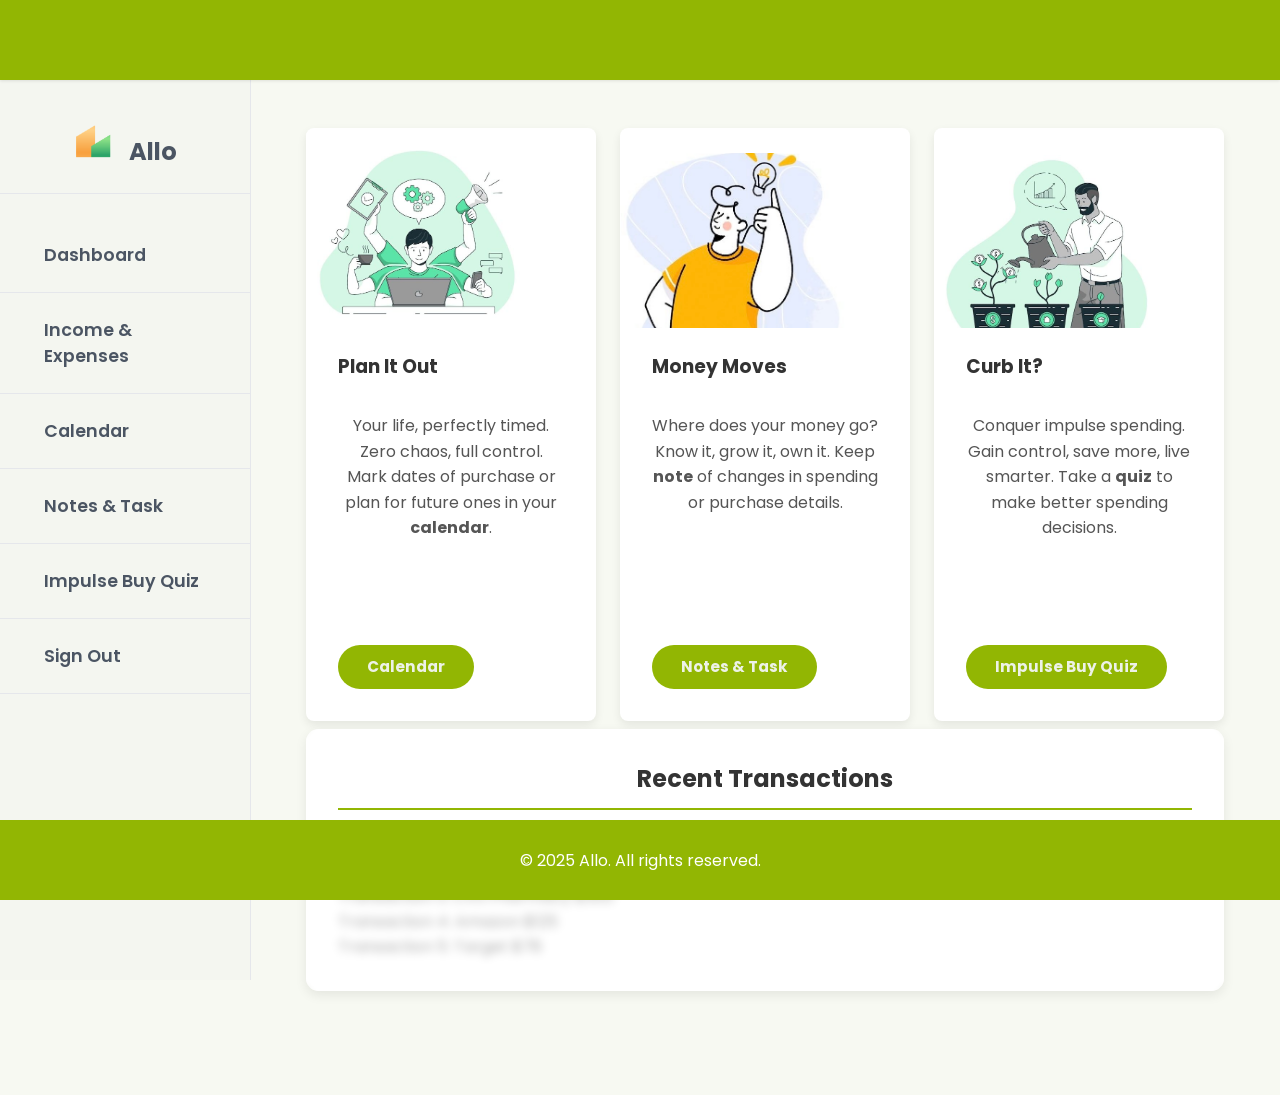
<file: Full Website Test/Login Form/index.html>
<!DOCTYPE html>
<html lang="en">
<head>
  <meta charset="UTF-8">
  <meta name="viewport" content="width=device-width, initial-scale=1.0">
  <title>Dashboard - Home</title>
  <link rel="icon" href="/Full Website Test/Landing page/resources/color logo.png">
  <link rel="stylesheet" href="/Full Website Test/Dashboard/styles.css">
</head>
<body>

  <div class="left-sidebar">
    <div class="nav-header">
      <a href="/Full Website Test/Login Form/index.html" class="logo-link">
        <img src="/Full Website Test/Landing page/resources/color logo.png" alt="Allo Logo" class="sidebar-logo-icon">
        <span class="logo">Allo</span>
      </a>
    </div>

    <ul class="nav-items">
      <li><a href="/Full Website Test/Login Form/index.html"><span>Dashboard</span></a></li>
      <li><a href="/Full Website Test/Income Tracker/index.html"><span>Income & Expenses</span></a></li>
      <li><a href="/Full Website Test/Calender/index.html"><span>Calendar</span></a></li>
      <li><a href="/Full Website Test/Notes/notes.html"><span>Notes & Task</span></a></li>
      <li><a href="/Full Website Test/Impulse Buy Quiz/impBuy.html"><span>Impulse Buy Quiz</span></a></li>
      <li><a href="/Full Website Test/Login Form/login.html" class="sign-out-button"><span>Sign Out</span></a></li>
    </ul>
  </div>

  <div class="main-content">

    <header class="site-header">
    </header>

    <section class="featured-content">
      <div class="card">
        <div class="card-image">
          <img src="/Full Website Test/Dashboard/resources/Green Planning Icon.JPG" alt="Calendar Planning" class="feature-image">
        </div>
        <h3>Plan It Out</h3>
        <p>Your life, perfectly timed. Zero chaos, full control. Mark dates of purchase or plan for future ones in your <b>calendar</b>.</p>
        <a href="/Full Website Test/Calender/index.html"><button class="card-button"><b>Calendar</b></button></a>
      </div>

      <div class="card">
        <div class="card-image">
          <img src="/Full Website Test/Dashboard/resources/Orange Icon.jpg" alt="Financial Growth" class="feature-image">
        </div>
        <h3>Money Moves</h3>
        <p>Where does your money go? Know it, grow it, own it. Keep <b>note</b> of changes in spending or purchase details.</p>
        <a href="/Full Website Test/Notes/notes.html"><button class="card-button"><b>Notes & Task</b></button></a>
      </div>

      <div class="card">
        <div class="card-image">
          <img src="/Full Website Test/Dashboard/resources/Green Plant Icon.JPG" alt="Smart Decisions" class="feature-image">
        </div>
        <h3>Curb It?</h3>
        <p>Conquer impulse spending. Gain control, save more, live smarter. Take a <b>quiz</b> to make better spending decisions.</p>
        <a href="/Full Website Test/Impulse Buy Quiz/impBuy.html"><button class="card-button"><b>Impulse Buy Quiz</b></button></a>
      </div>
    </section>

    <section class="recent-transactions">
      <h2>Recent Transactions</h2>
      <div class="transaction-overlay">
        <a href="/Full Website Test/Income Tracker/index.html">
          <button class="view-all-button">View Full Transactions</button>
        </a>
      </div>

      <!--These are all blurred out, so the user won't even see it, but they act as placeholders-->
      <div class="transaction-preview">
        <div class="transaction">
          <span>Transaction 1: Hibbets Sports</span>
          <span>$200</span>
        </div>
        <div class="transaction">
          <span>Transaction 2: Walmart</span>
          <span>$150</span>
        </div>
        <div class="transaction">
          <span>Transaction 3: CVS Pharmacy</span>
          <span>$300</span>
        </div>
        <div class="transaction">
          <span>Transaction 4: Amazon</span>
          <span>$125</span>
        </div>
        <div class="transaction">
          <span>Transaction 5: Target</span>
          <span>$78</span>
        </div>
      </div>
    </section>

  </div>

  <footer class="footer">
    <p>© 2025 Allo. All rights reserved.</p>
  </footer>
  
  <script src="/Full Website Test/Landing page/auth-utils.js"></script>

</body>
</html>
</file>
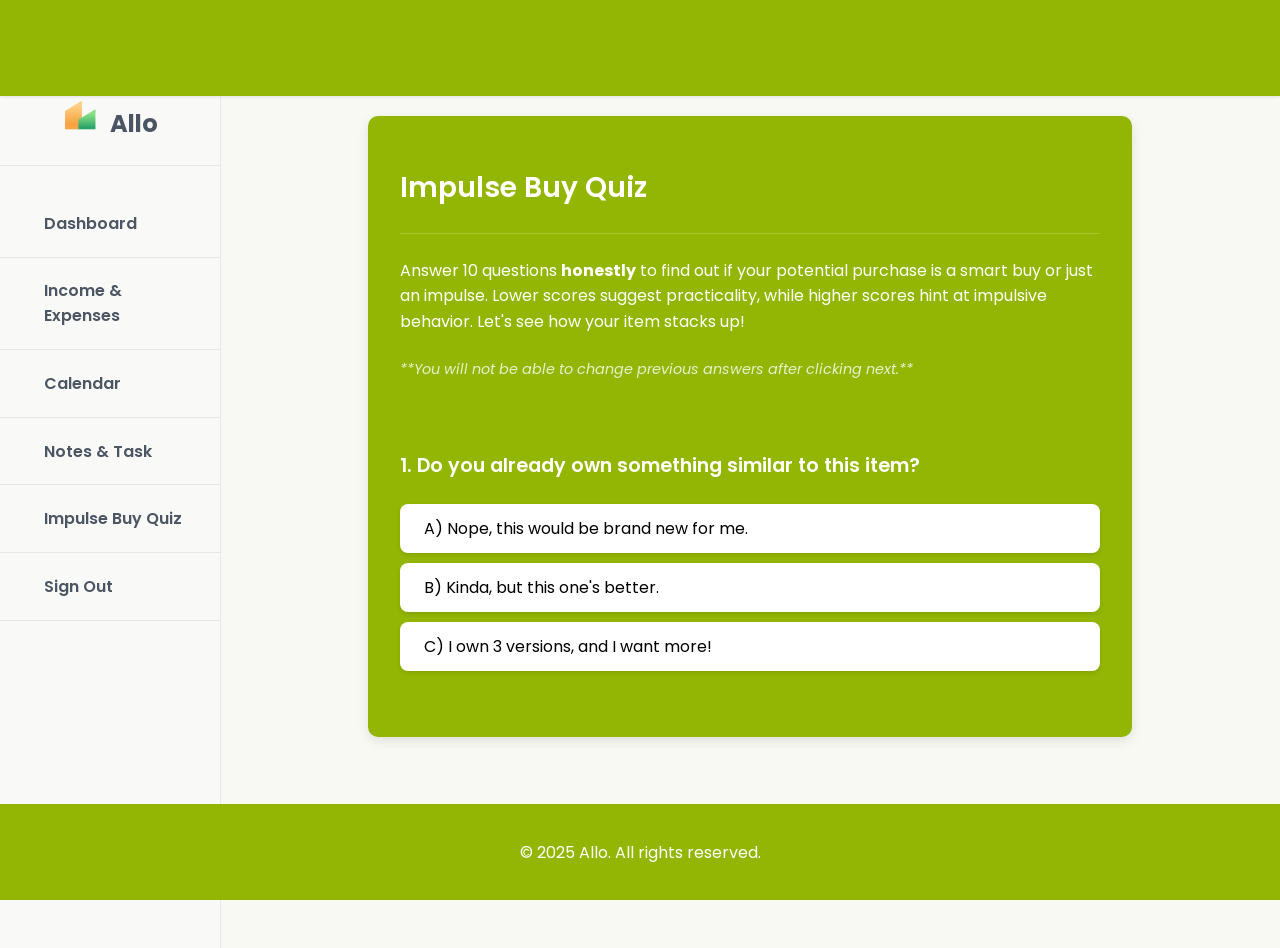
<file: Full Website Test/Impulse Buy Quiz/impBuy.html>
<!DOCTYPE html>
<html lang="en">
<head>
  <meta charset="UTF-8">
  <meta name="viewport" content="width=device-width, initial-scale=1.0">
  <title>Impulse Buy Quiz - Allo</title>
  <link rel="icon" href="/Full Website Test/Landing page/resources/color logo.png">
  <link rel="stylesheet" href="/Full Website Test/Dashboard/styles.css">
  <link rel="stylesheet" href="impBuy.css">
</head>
<body>
  <header class="site-header">
  </header>

  <div class="left-sidebar">
    <div class="nav-header">
      <a href="/Full Website Test/Login Form/index.html" class="logo-link">
        <img src="/Full Website Test/Landing page/resources/color logo.png" alt="Allo Logo" class="sidebar-logo-icon">
        <span class="logo">Allo</span>
      </a>
    </div>
    <ul class="nav-items">
      <li><a href="/Full Website Test/Login Form/index.html"><span>Dashboard</span></a></li>
      <li><a href="/Full Website Test/Income Tracker/index.html"><span>Income & Expenses</span></a></li>
      <li><a href="/Full Website Test/Calender/index.html"><span>Calendar</span></a></li>
      <li><a href="/Full Website Test/Notes/notes.html"><span>Notes & Task</span></a></li>
      <li><a href="/Full Website Test/Impulse Buy Quiz/impBuy.html"><span>Impulse Buy Quiz</span></a></li>
      <li><a href="/Full Website Test/Login Form/login.html" class="sign-out-button"><span>Sign Out</span></a></li>
    </ul>
  </div>

  <div class="main-content">
    <div class="content-wrapper">
      <div class="frame">
        <h1>Impulse Buy Quiz</h1>
        <p class="intro-text">Answer 10 questions <b>honestly</b> to find out if your potential purchase is a smart buy or just an impulse. Lower scores suggest practicality, while higher scores hint at impulsive behavior. Let's see how your item stacks up!</p>
        <p class="note-text">**You will not be able to change previous answers after clicking next.**</p>

        <div class="quiz">
          <h2 id="question">Loading question...</h2>
          <div id="answer-buttons"></div>
          <button id="next-btn" class="btn">Next</button>
        </div>
      </div>
    </div>
  </div>

  <footer class="footer">
    <p>© 2025 Allo. All rights reserved.</p>
  </footer>

  <script src="impBuy.js"></script>
  <script src="/Full Website Test/Landing page/auth-utils.js"></script>
</body>
</html>
</file>
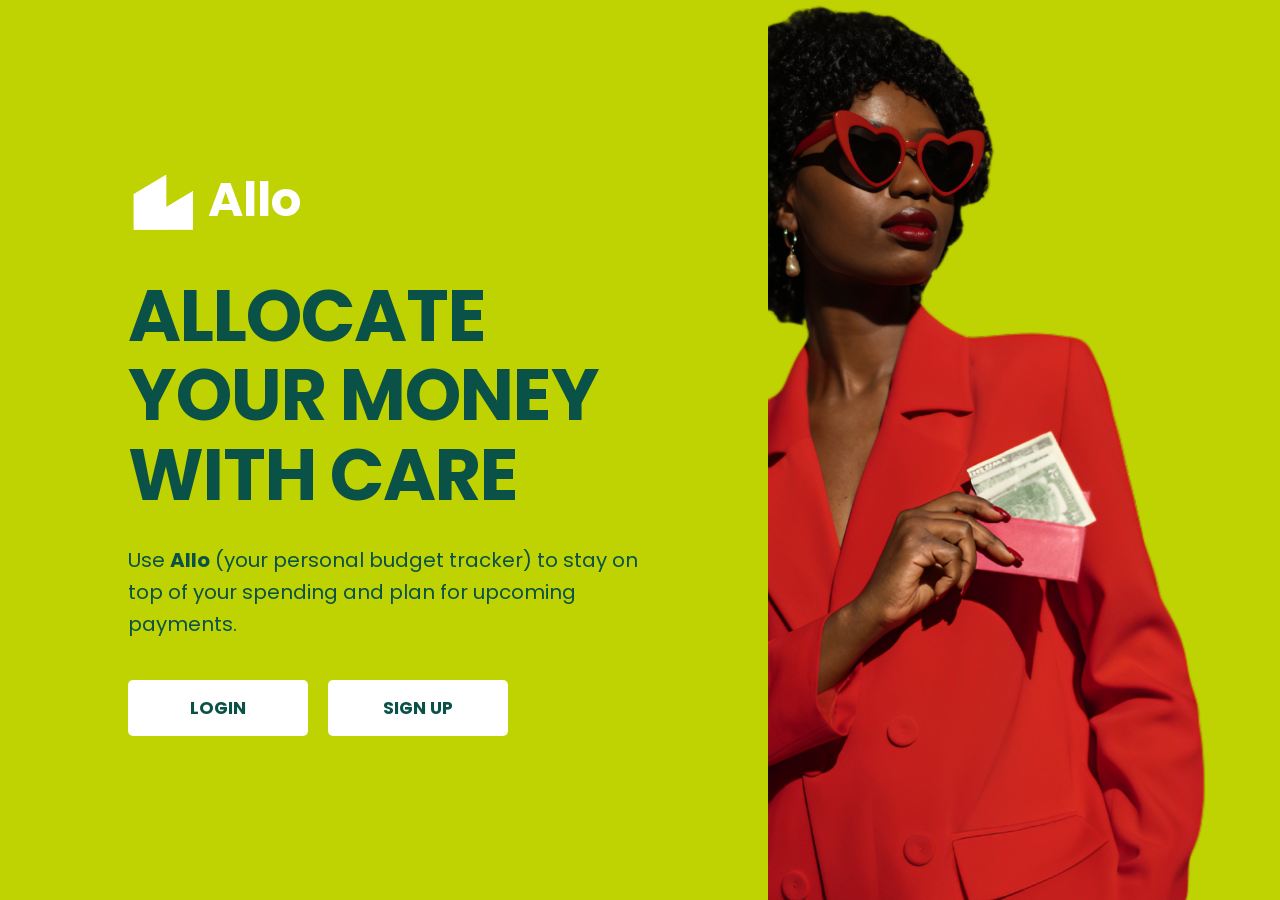
<file: Full Website Test/Landing page/landing.html>
<!DOCTYPE html>
<html lang="en">
<head>
    <meta charset="UTF-8">
    <meta name="viewport" content="width=device-width, initial-scale=1.0">
    <title>Welcome - Allo</title>
    <link rel="icon" href="/Full Website Test/Landing page/resources/color logo.png">
    <link rel="stylesheet" href="style.css">
</head>
<body>
    <div class="container">
        <div class="content">
            <div class="logo-container">
                <div class="logo">
                    <img src="/Full Website Test/Landing page/resources/white logo.png" alt="Allo Logo">
                    <span class="logo-text">Allo</span>
                </div>
            </div>
            <h1>ALLOCATE<br>YOUR MONEY<br>WITH CARE</h1>
            <p>Use <b>Allo</b> (your personal budget tracker) to stay on<br> top of your spending and plan for upcoming<br> payments.</p>
            <div class="buttons">
                <a href="/Full Website Test/Login Form/login.html" class="btn btn-login">LOGIN</a>
                <a href="/Full Website Test/Login Form/register.html" class="btn btn-signup">SIGN UP</a>
            </div>
        </div>
        <div class="image-container">
            <img src="/Full Website Test/Landing page/resources/lady with money.png" alt="Woman in red blazer with heart-shaped sunglasses" class="model-image">
        </div>
    </div>
</body>
</html>
</file>
<file: Full Website Test/Dashboard/styles.css>
@import url('https://fonts.googleapis.com/css2?family=Poppins:ital,wght@0,100;0,200;0,300;0,400;0,500;0,600;0,700;0,800;0,900;1,100;1,200;1,300;1,400;1,500;1,600;1,700;1,800;1,900&display=swap');

body {
    font-family: 'poppins', sans-serif;
    margin: 0;
    padding: 0;
    display: flex;
    min-height: 100vh;
    background-color: #f7f9f2;
}

.sign-out-button:hover {
    background-color: #ffb366;
    color: #4b5563;
    box-shadow: 0 4px 6px rgba(0, 0, 0, 0.033);
}

.nav-items li a.sign-out-button:hover {
    background-color: #e39b53;
    color: #fafafa;
}

.left-sidebar {
    height: 100vh;
    width: 250px;
    position: fixed;
    top: 0;
    left: 0;
    background-color: #f4f6f0;
    border-right: 1px solid #e5e7eb;
    padding-top: 5rem;
    overflow-y: auto;
    transition: width 0.3s ease;
    z-index: 10;
}

.left-sidebar.collapsed {
    width: 64px;
}

.nav-header {
    display: flex;
    justify-content: center;
    align-items: center;
    padding: 1.5rem 1rem;
    margin-top: 1rem;
    margin-bottom: 1.5rem;
    border-bottom: 1px solid #e5e7eb;
}

.logo {
    font-size: 1.5rem;
    font-weight: bold;
    color: #4b5563;
}

.nav-items {
    list-style: none;
    padding: 0;
    margin: 0;
}

.nav-items li {
    padding: 1rem 1.5rem;
    font-size: 1.1rem;
    font-weight: 600;
    border-bottom: 1px solid #e5e7eb;
}

.nav-items li a {
    display: flex;
    align-items: center;
    color: #4b5563;
    text-decoration: none;
    padding: 0.5rem;
}

.nav-items li a:hover {
    background-color: #8daf06;
    color: #f8f9f2;
    border-radius: 8px;
    cursor: pointer;
}

.nav-items li a span {
    margin-left: 0.75rem;
}

.sidebar-logo-icon {
    width: 40px;
    height: 40px;
    margin-right: 0.75rem;
}

.logo-link {
    text-decoration: none;
}

.main-content {
    margin-left: 250px;
    width: calc(100% - 250px);
    padding: 2rem;
    box-sizing: border-box;
    transition: margin-left 0.3s ease;
    flex-grow: 1;
    display: flex;
    flex-direction: column;
    padding-top: 5rem;
    padding-bottom: 5rem;
}

.main-content.expanded {
    margin-left: 64px;
    width: calc(100% - 64px);
}

.site-header {
    position: fixed;
    top: 0;
    left: 0;
    width: 100%;
    background-color: #92b603;
    color: white;
    padding: 1rem 0;
    box-shadow: 0 1px 3px rgba(0, 0, 0, 0.1);
    z-index: 20;
    height: 3rem;
}

.header-content {
    display: flex;
    justify-content: space-between;
    align-items: center;
    padding: 0 2rem;
    gap: 1rem;
    flex-wrap: wrap;
}

.logo-container {
    display: flex;
    align-items: center;
    gap: 1rem;
    cursor: pointer;
}

.toggle-button {
    cursor: pointer;
    padding: 0.5rem;
    border-radius: 0.375rem;
    background: transparent;
    border: none;
    color: white;
    font-size: 1.25rem;
}

.toggle-button:hover {
    background-color: rgba(255, 255, 255, 0.2);
}

.search-container {
    flex: 1;
    display: flex;
    justify-content: center;
    align-items: center;
}

.search-input {
    width: 80%;
    max-width: 800px;
    padding: 0.75rem;
    border-radius: 0.375rem;
    border: 1px solid #e5e7eb;
    font-size: 1rem;
    font-family: poppins, sans-serif;
    transition: border-color 0.2s ease;
}

.search-input:focus {
    outline: none;
    border-color: #4b7127;
    box-shadow: 0 0 0 3px rgba(59, 130, 246, 0.15);
}

.content-wrapper {
    flex: 1;
    display: flex;
    flex-direction: column;
    min-height: calc(100vh - 8rem);
    gap: 2rem;
}

.featured-content {
    display: grid;
    grid-template-columns: 1fr;
    gap: 1.5rem;
    margin: 1.5rem 0;
    padding: 1.5rem;
    flex-grow: 1;
}

@media (min-width: 768px) {
    .featured-content {
        grid-template-columns: repeat(3, 1fr);
    }
}

.card-image {
    width: 100%;
    height: 200px;
    overflow: hidden;
    border-radius: 0.5rem 0.5rem 0 0;
    margin: -2rem -2rem 1.5rem -2rem;
}

.feature-image {
    width: 100%;
    height: 100%;
    object-fit: cover;
    transition: transform 0.3s ease;
}

.card:hover .feature-image {
    transform: scale(1.05);
}

.card {
    background-color: white;
    border-radius: 0.5rem;
    padding: 2rem;
    box-shadow: 0 4px 10px rgba(0, 0, 0, 0.08);
    transition: transform 0.2s ease, box-shadow 0.2s ease;
    height: 100%;
    display: flex;
    flex-direction: column;
    margin-bottom: 1rem;
}

.card:nth-child(1) .feature-image,
.money-moves-image .feature-image {
    object-position: center 25%;
    transform: translateY(5px);
}

.card:nth-child(2) .feature-image,
.money-moves-image .feature-image {
    object-position: center 25%;
    transform: translateY(25px);
}

.card:nth-child(3) .feature-image,
.money-moves-image .feature-image {
    object-position: center 25%;
    transform: translateY(10px);
}

.card:hover {
    transform: translateY(-5px);
    box-shadow: 0 6px 15px rgba(0, 0, 0, 0.1);
}

.card h3 {
    margin-top: 0;
    margin-bottom: 1rem;
    color: #333;
}

.card p {
    text-align: center;
    margin-bottom: 1.5rem;
    line-height: 1.6;
    color: #555;
    flex-grow: 1;
}

.card-button {
    font-family: 'poppins', sans-serif;
    background-color: #92b603;
    color: #edf2e7;
    padding: 0.65rem 1.8rem;
    border-radius: 9999px;
    border: none;
    cursor: pointer;
    margin-top: auto;
    font-weight: 400;
    transition: background-color 0.2s ease, transform 0.1s ease;
    font-size: 0.95rem;
}

.card-button:hover {
    background-color: #57830b;
    transform: scale(1.05);
}

.card-button:active {
    transform: scale(0.98);
}

.recent-transactions {
    margin: 1.5rem;
    background-color: #fff;
    padding: 2rem;
    border-radius: 0.8rem;
    box-shadow: 0 4px 12px rgba(0, 0, 0, 0.08);
    flex-grow: 2;
    position: relative;
    overflow: hidden;
}

@media (max-width: 1024px) {
    .card-image {
        height: 180px;
        margin: -1.5rem -1.5rem 1.25rem -1.5rem;
    }
}

@media (max-width: 768px) {
    .card-image {
        height: 160px;
        margin: -1.5rem -1.5rem 1rem -1.5rem;
    }
}

@media (max-width: 640px) {
    .card-image {
        height: 140px;
        margin: -1.25rem -1.25rem 1rem -1.25rem;
    }
}

.recent-transactions h2 {
    margin-top: 0;
    margin-bottom: 1.5rem;
    color: #333;
    border-bottom: 2px solid #92b603;
    padding-bottom: 0.75rem;
    position: relative;
    z-index: 5;
    text-align: center;
    font-size: 1.5rem;
    font-weight: 700;
}

.transaction-preview {
    position: relative;
    z-index: 1;
    filter: blur(4px);
    opacity: 0.7;
}

.transaction-overlay {
    position: absolute;
    top: 0;
    left: 0;
    right: 0;
    bottom: 0;
    background-color: rgba(255, 255, 255, 0.5);
    backdrop-filter: blur(2px);
    display: flex;
    justify-content: center;
    align-items: center;
    z-index: 3;
}

.view-all-button {
    font-family: 'poppins', sans-serif;
    background-color: #92b603;
    color: #edf2e7;
    padding: 0.75rem 2rem;
    border-radius: 9999px;
    border: none;
    cursor: pointer;
    font-weight: 600;
    transition: background-color 0.2s ease, transform 0.1s ease;
    font-size: 1rem;
    box-shadow: 0 4px 8px rgba(0, 0, 0, 0.15);
}

.view-all-button:hover {
    background-color: #57830b;
    transform: scale(1.05);
}

.view-all-button:active {
    transform: scale(0.98);
}

.footer {
    background-color: #92b603;
    color: white;
    padding: 1rem 0;
    position: fixed;
    bottom: 0;
    left: 0;
    width: 100%;
    z-index: 100;
    height: 3rem;
    display: flex;
    align-items: center;
    justify-content: center;
}

.footer a {
    color: white;
    text-decoration: none;
    margin: 0 0.5rem;
    transition: opacity 0.2s ease;
}

.footer a:hover {
    text-decoration: underline;
    opacity: 0.9;
}

@media (max-width: 1024px) {
    .card {
        padding: 1.5rem;
    }

    .recent-transactions {
        padding: 1.5rem;
    }
}

@media (max-width: 768px) {
    .left-sidebar {
        width: 200px;
    }

    .main-content {
        margin-left: 200px;
        width: calc(100% - 200px);
        padding: 1.5rem;
        padding-top: 5rem;
        padding-bottom: 5rem;
    }

    .featured-content {
        gap: 1rem;
    }
}

@media (max-width: 640px) {
    .left-sidebar {
        width: 64px;
    }

    .main-content {
        margin-left: 64px;
        width: calc(100% - 64px);
        padding: 1rem;
        padding-top: 5rem;
        padding-bottom: 5rem;
    }

    .nav-items li a span {
        display: none;
    }

    .card {
        padding: 1.25rem;
    }

    .recent-transactions {
        padding: 1.25rem;
    }

    .card-button {
        padding: 0.5rem 1.25rem;
    }
}
</file>
<file: Full Website Test/Impulse Buy Quiz/impBuy.css>
@import url('https://fonts.googleapis.com/css2?family=Poppins:ital,wght@0,100;0,200;0,300;0,400;0,500;0,600;0,700;0,800;0,900;1,100;1,200;1,300;1,400;1,500;1,600;1,700;1,800;1,900&display=swap');

:root {
  --main-color: #92b603;
  --bg-color: #f7f9f2;
  --text-color: #4b5563;
  --border-color: #e5e7eb;
}

body {
  background: var(--bg-color);
  min-height: 100vh;
  display: flex;
  flex-direction: column;
  font-family: 'poppins', sans-serif;
  margin: 0;
  padding: 0;
  box-sizing: border-box;
}

::-webkit-scrollbar {
  width: 5px;
}
::-webkit-scrollbar-track {
  background: #f5f5f5;
  border-radius: 50px;
}
::-webkit-scrollbar-thumb {
  background: var(--main-color);
  border-radius: 50px;
}

.site-header {
  position: fixed;
  top: 0;
  left: 0;
  width: 100%;
  background-color: var(--main-color);
  color: white;
  padding: 1rem 0;
  box-shadow: 0 1px 3px rgba(0, 0, 0, 0.1);
  z-index: 20;
  height: 4rem;
  display: flex;
  align-items: center;
}

.header-content {
  display: flex;
  justify-content: space-between;
  align-items: center;
  padding: 0 2rem;
  width: 100%;
}

.logo-container {
  display: flex;
  align-items: center;
  gap: 1rem;
  cursor: pointer;
}

.logo {
  font-size: 1.5rem;
  font-weight: bold;
  color: #4b5563;
}

.search-container {
  flex: 1;
  display: flex;
  justify-content: center;
  align-items: center;
  max-width: 760px;
  margin: 0 auto;
}

.search-input {
  width: 100%;
  padding: 0.75rem 1rem;
  border-radius: 0.5rem;
  border: none;
  font-size: 1rem;
  transition: box-shadow 0.2s ease;
  box-shadow: 0 2px 4px rgba(0, 0, 0, 0.1);
}

.search-input:focus {
  outline: none;
  box-shadow: 0 2px 8px rgba(0, 0, 0, 0.15);
}

.left-sidebar {
  height: 100vh;
  width: 220px;
  position: fixed;
  top: 0;
  left: 0;
  background-color: #f9faf7;
  border-right: 1px solid var(--border-color);
  padding-top: 4rem;
  overflow-y: auto;
  transition: width 0.3s ease;
  z-index: 10;
}

.left-sidebar.collapsed {
  width: 64px;
}

.nav-header {
  display: flex;
  justify-content: center;
  align-items: center;
  padding: 1.5rem 1rem;
  margin-top: 0.5rem;
  margin-bottom: 1.5rem;
  border-bottom: 1px solid var(--border-color);
}

.sidebar-logo-icon {
  width: 36px;
  height: 36px;
  margin-right: 8px;
}

.nav-items {
  list-style: none;
  padding: 0;
  margin: 0;
}

.nav-items li {
  padding: 0.8rem 1.5rem;
  font-size: 1rem;
  font-weight: 600;
  border-bottom: 1px solid var(--border-color);
}

.nav-items li a {
  display: flex;
  align-items: center;
  color: var(--text-color);
  text-decoration: none;
  padding: 0.5rem;
  border-radius: 8px;
}

.nav-items li a:hover {
  background-color: var(--main-color);
  color: #f8f9f2;
}

.nav-items li a.active {
  background-color: var(--main-color);
  color: #f8f9f2;
}

.nav-items li a span {
  margin-left: 0.75rem;
}

.sign-out-button:hover {
  background-color: #ffb366;
  color: #4b5563;
  box-shadow: 0 4px 6px rgba(0, 0, 0, 0.033);
}

.nav-items li a.sign-out-button:hover {
  background-color: #e39b53;
  color: #fafafa;
}

.main-content {
  margin-left: 220px;
  margin-top: 4rem;
  width: calc(100% - 220px);
  padding: 2rem;
  box-sizing: border-box;
  transition: margin-left 0.3s ease;
  flex-grow: 1;
  display: flex;
  flex-direction: column;
  padding-bottom: 5rem;
  min-height: calc(100vh - 8rem);
}

.main-content.expanded {
  margin-left: 64px;
  width: calc(100% - 64px);
}

.frame {
  background-color: var(--main-color);
  width: 90%;
  max-width: 700px;
  margin: 20px auto;
  border-radius: 10px;
  padding: 2rem;
  box-shadow: 0 4px 12px rgba(0, 0, 0, 0.1);
}

.frame h1 {
  font-size: 1.75rem;
  color: white;
  font-weight: 600;
  border-bottom: 1px solid rgba(255, 255, 255, 0.2);
  padding-bottom: 1.5rem;
  margin-bottom: 1.5rem;
}

.intro-text {
  color: white;
  margin-bottom: 1.5rem;
  line-height: 1.6;
  font-size: 1rem;
}

.note-text {
  color: rgba(255, 255, 255, 0.8);
  margin-bottom: 2rem;
  font-style: italic;
  font-size: 0.9rem;
}

.quiz {
  padding: 1.5rem 0;
}

.quiz h2 {
  font-size: 1.2rem;
  color: white;
  font-weight: 600;
  margin-bottom: 1.5rem;
}

.btn {
  padding: 12px 24px;
  border: none;
  margin: 10px 0;
  font-size: 1rem;
  cursor: pointer;
  border-radius: 8px;
  transition: all 0.3s ease;
  text-align: center;
  font-family: 'Poppins', sans-serif;
}

.answer-btn {
  background-color: white;
  width: 100%;
  padding: 12px 24px;
  border: none;
  margin: 10px 0;
  font-size: 1rem;
  cursor: pointer;
  border-radius: 8px;
  transition: all 0.3s ease;
  text-align: left;
  display: block;
  font-family: 'Poppins', sans-serif;
  box-shadow: 0 2px 4px rgba(0, 0, 0, 0.1);
}

.answer-btn:hover {
  background-color: #e8e9e8;
  transform: translateY(-2px);
  box-shadow: 0 4px 8px rgba(0, 0, 0, 0.1);
}

.answer-btn.selected {
  background-color: #efecd2;
  color: #333;
  font-weight: 500;
  transform: translateY(-2px);
  box-shadow: 0 4px 8px rgba(0, 0, 0, 0.1);
}

#next-btn {
  background-color: #df983b;
  color: white;
  display: block;
  width: 100%;
  margin-top: 1.5rem;
  font-weight: 600;
  border-radius: 9999px;
  box-shadow: 0 4px 8px rgba(0, 0, 0, 0.2);
}

#next-btn:hover {
  background-color: #c58531;
  transform: scale(1.05);
}

#next-btn:active {
  transform: scale(0.98);
}

.footer {
  background-color: var(--main-color);
  color: white;
  padding: 1rem 0;
  position: fixed;
  bottom: 0;
  left: 0;
  width: 100%;
  z-index: 100;
  height: 4rem;
  display: flex;
  align-items: center;
  justify-content: center;
}

.footer a {
  color: white;
  text-decoration: none;
  margin: 0 0.5rem;
  transition: opacity 0.2s ease;
}

.footer a:hover {
  text-decoration: underline;
  opacity: 0.9;
}

@media (max-width: 768px) {
  .left-sidebar {
    width: 64px;
  }
  
  .main-content {
    margin-left: 64px;
    width: calc(100% - 64px);
    padding: 1.5rem;
  }
  
  .nav-items li a span {
    display: none;
  }
  
  .frame {
    width: 100%;
    padding: 1.5rem;
  }
  
  .frame h1 {
    font-size: 1.5rem;
  }
  
  .quiz h2 {
    font-size: 1.1rem;
  }
}

@media (max-width: 480px) {
  .main-content {
    padding: 1rem;
  }
  
  .frame {
    padding: 1rem;
  }
  
  .answer-btn {
    padding: 10px 16px;
    font-size: 0.9rem;
  }
}
</file>
<file: Full Website Test/Landing page/style.css>
@import url('https://fonts.googleapis.com/css2?family=Poppins:ital,wght@0,100;0,200;0,300;0,400;0,500;0,600;0,700;0,800;0,900;1,100;1,200;1,300;1,400;1,500;1,600;1,700;1,800;1,900&display=swap');

* {
    margin: 0;
    padding: 0;
    box-sizing: border-box;
    font-family: 'poppins', sans-serif;;
}

body {
    background-color: #bfd202;
    overflow-x: hidden;
}

.container {
    width: 100%;
    height: 100vh;
    display: flex;
    position: relative;
}

.content {
    width: 60%;
    padding: 5% 10%;
    display: flex;
    flex-direction: column;
    justify-content: center;
}

.logo-container {
    position: relative;
    margin-bottom: 40px;
}

.logo {
    display: flex;
    align-items: center;
}

.logo img {
    width: 70px;
    height: auto;
}

.logo-text {
    color: #ffffff;
    font-size: 3rem;
    font-weight: bold;
    margin-left: 10px;
}

h1 {
    font-size: 4.5rem;
    color: #0a5247;
    line-height: 1.1;
    margin-bottom: 30px;
    font-weight: bold;
    text-transform: uppercase;
    letter-spacing: -1px;
}

p {
    font-size: 1.25rem;
    color: #0a5247;
    line-height: 1.6;
    margin-bottom: 40px;
}

.buttons {
    display: flex;
    gap: 20px;
}

.btn {
    padding: 15px 0;
    width: 180px;
    text-align: center;
    font-size: 1.1rem;
    font-weight: bold;
    cursor: pointer;
    border: none;
    border-radius: 5px;
    text-transform: uppercase;
    text-decoration: none;
    display: inline-block;
}

.btn-login {
    background-color: #ffffff;
    color: #0a5247;
}

.btn-signup {
    background-color: #ffffff;
    color: #0a5247;
}

.image-container {
    width: 40%;
    height: 100%;
    position: relative;
    overflow: hidden;
}

.model-image {
    height: 100%;
    position: absolute;
    bottom: 0;
    right:28px;
    object-fit: cover;
}

@media (max-width: 768px) {
    .container {
        flex-direction: column;
        height: auto;
    }
    
    .content {
        width: 100%;
        padding: 10% 5%;
        order: 2;
    }
    
    .image-container {
        width: 100%;
        height: 50vh;
        order: 1;
    }
    
    h1 {
        font-size: 3rem;
    }
    
    .buttons {
        flex-direction: column;
    }
    
    .btn {
        width: 100%;
    }
    
    .model-image {
        position: relative;
        width: 100%;
        height: 100%;
        object-fit: contain;
    }
}
</file>
